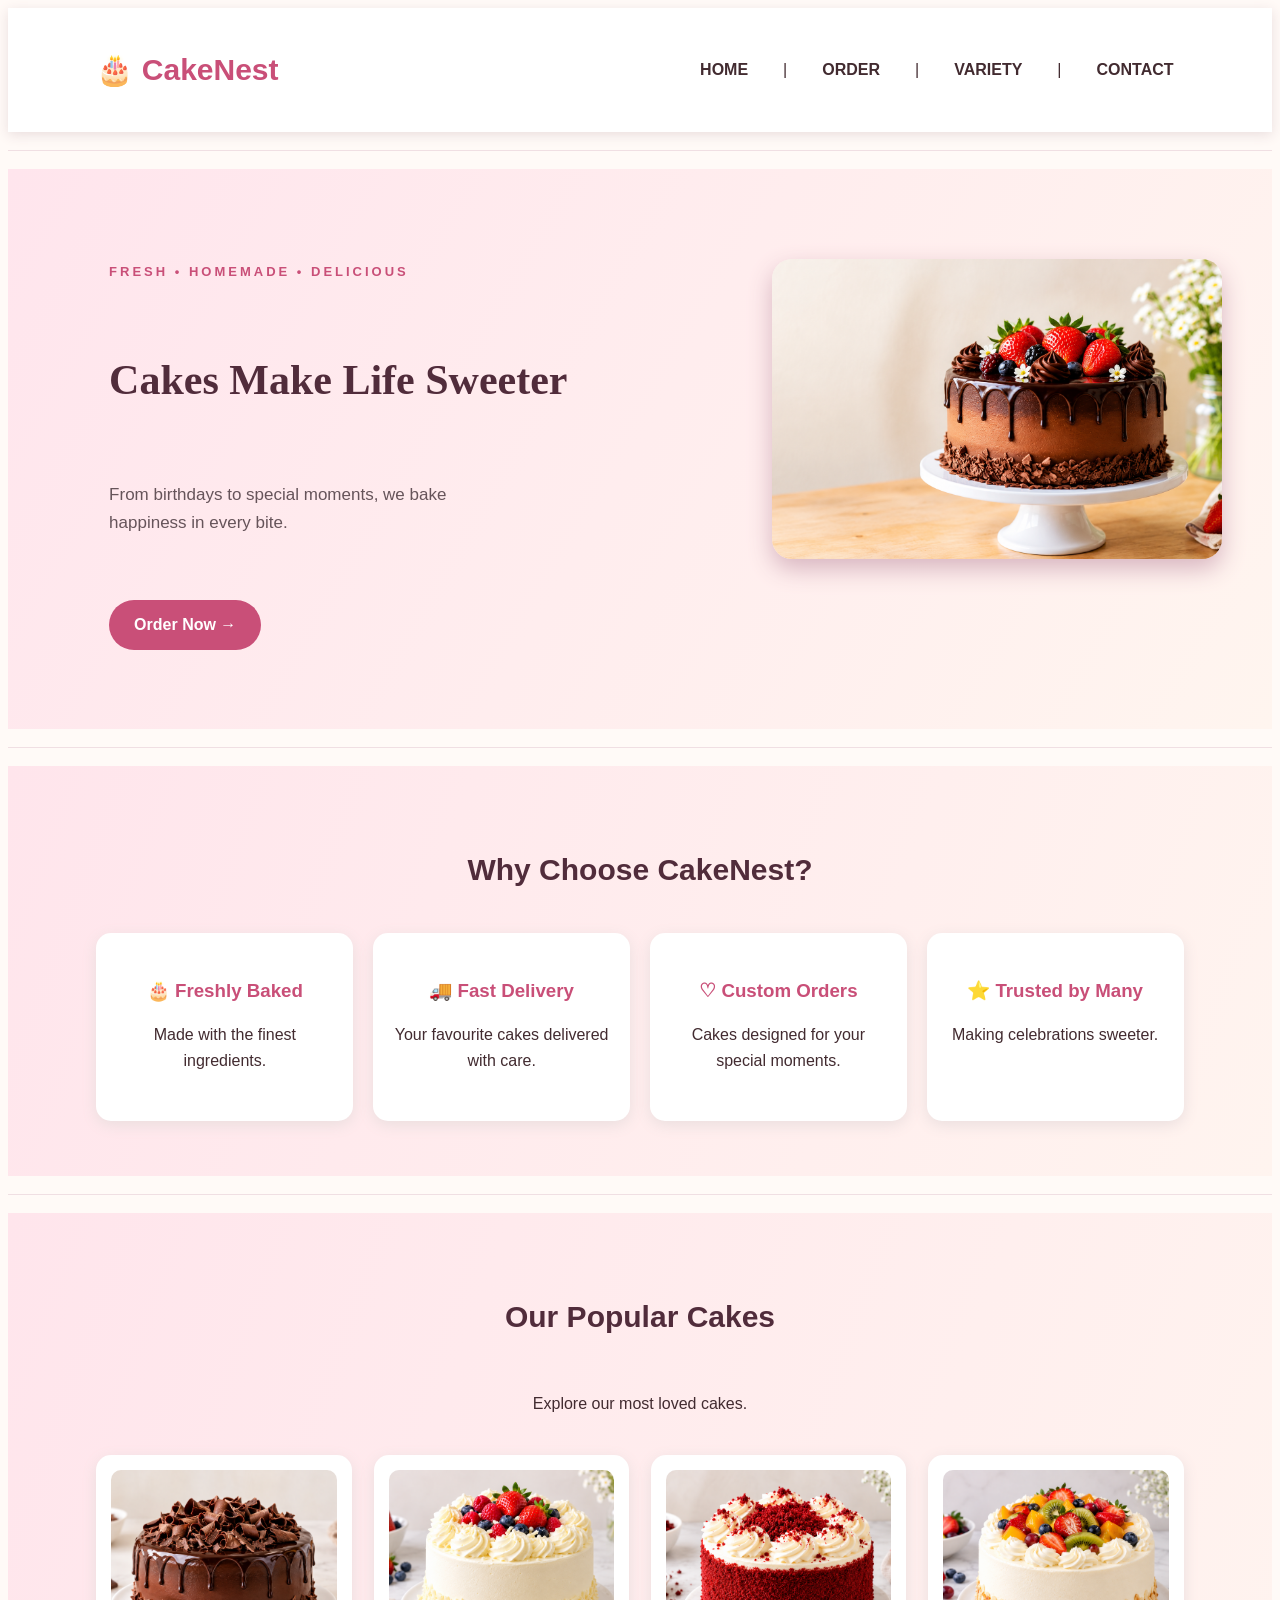
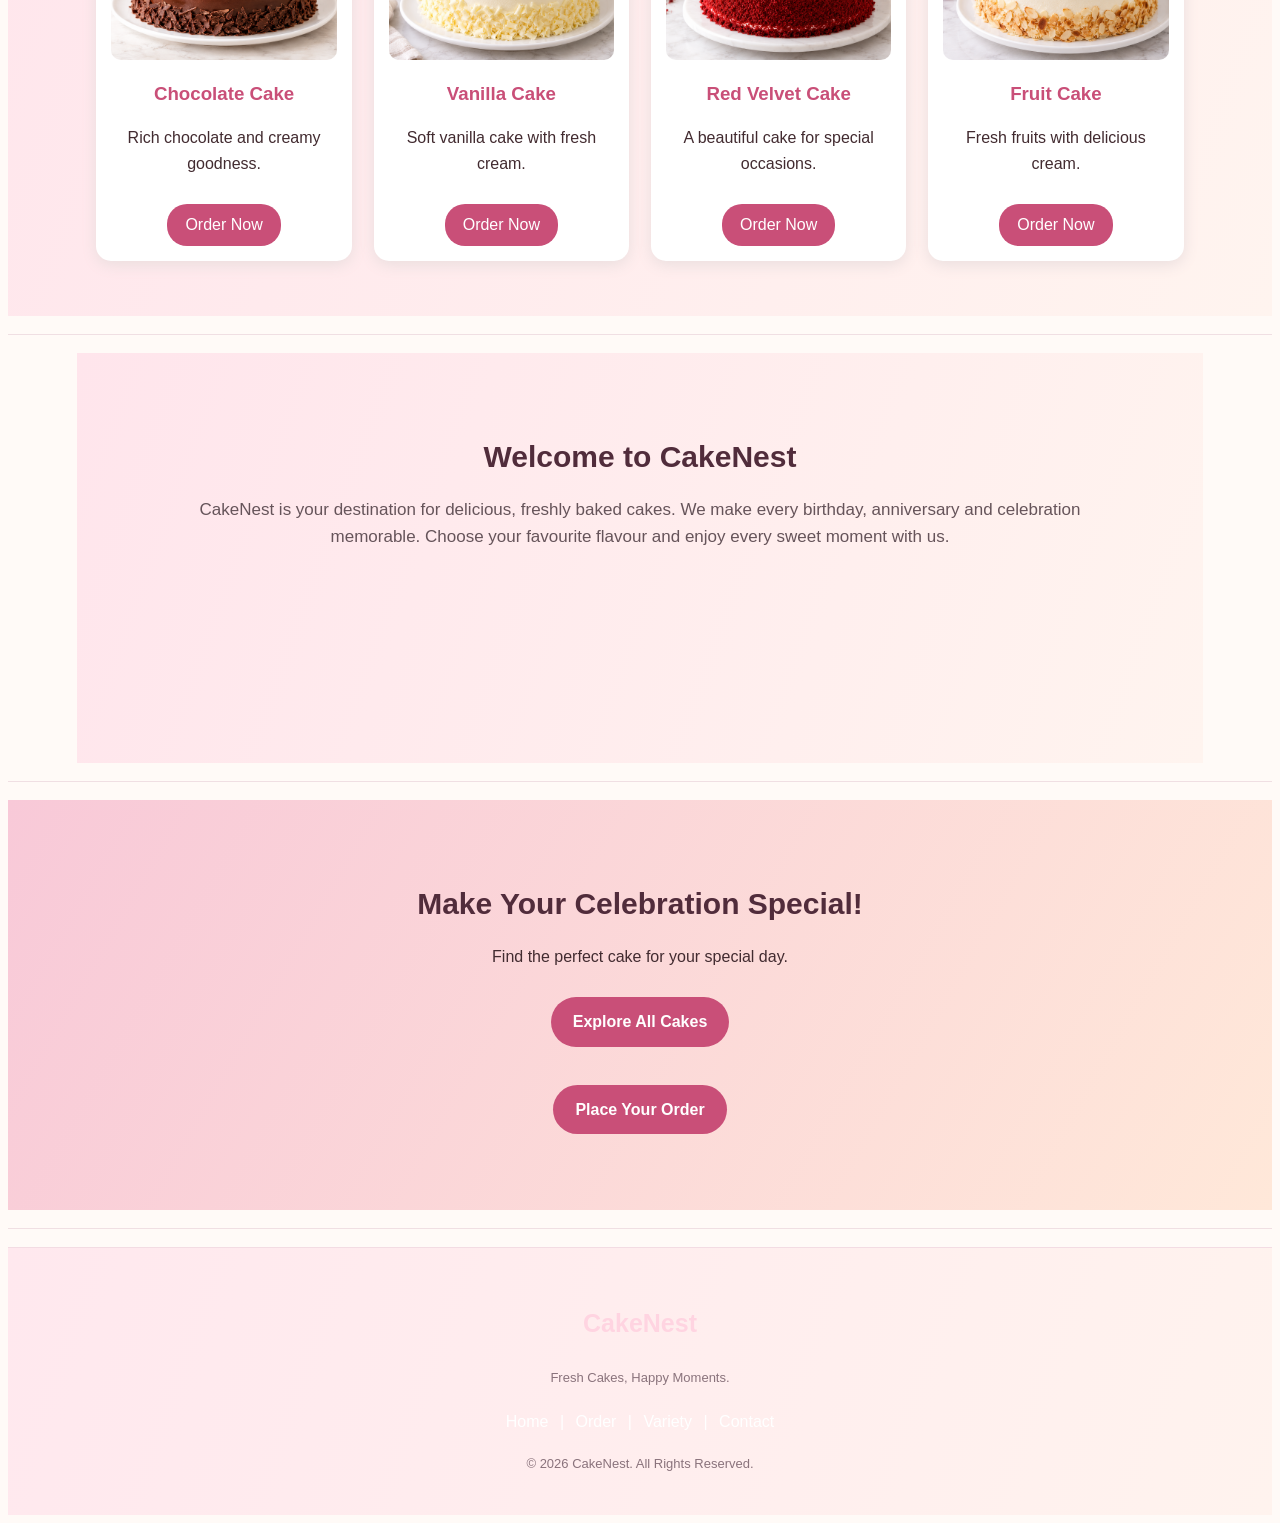
<file: index.html>
<!DOCTYPE html>
<html lang="en">
<head>
    <meta charset="UTF-8">
    <meta name="viewport" content="width=device-width, initial-scale=1.0">
    <title>CakeNest - Fresh Cakes</title>
    <link rel="stylesheet" href="style.css">
</head>

<body>

    <!-- HEADER -->
    <header>
        <h1>🎂 CakeNest</h1>

        <nav>
            <a href="index.html">HOME</a> |
            <a href="order.html">ORDER</a> |
            <a href="VARIETY.html">VARIETY</a> |
            <a href="contact.html">CONTACT</a>
        </nav>
    </header>

    <hr>

    <!-- HERO SECTION -->
    <section>
        <p>FRESH • HOMEMADE • DELICIOUS</p>

        <h1>Cakes Make Life Sweeter</h1>

        <p>
            From birthdays to special moments,
            we bake happiness in every bite.
        </p>

        <a href="order.html">Order Now →</a>

        <br><br>

        <img src="assets/images/home.big.img.png"
             alt="Chocolate Cake" width="450">
    </section>

    <hr>

    <!-- FEATURES -->
    <section>
        <h2>Why Choose CakeNest?</h2>

        <div>
            <h3>🎂 Freshly Baked</h3>
            <p>Made with the finest ingredients.</p>
        </div>

        <div>
            <h3>🚚 Fast Delivery</h3>
            <p>Your favourite cakes delivered with care.</p>
        </div>

        <div>
            <h3>♡ Custom Orders</h3>
            <p>Cakes designed for your special moments.</p>
        </div>

        <div>
            <h3>⭐ Trusted by Many</h3>
            <p>Making celebrations sweeter.</p>
        </div>
    </section>

    <hr>

    <!-- POPULAR CAKES -->
    <section>
        <h2>Our Popular Cakes</h2>
        <p>Explore our most loved cakes.</p>

        <div>
            <img src="assets/images/home.choklet.img.png"
                 alt="Chocolate Cake" width="250">
            <h3>Chocolate Cake</h3>
            <p>Rich chocolate and creamy goodness.</p>
            <a href="order.html">Order Now</a>
        </div>

        <br>

        <div>
            <img src="assets/images/home.Vanilla.img.png"
                 alt="Vanilla Cake" width="250">
            <h3>Vanilla Cake</h3>
            <p>Soft vanilla cake with fresh cream.</p>
            <a href="order.html">Order Now</a>
        </div>

        <br>

        <div>
            <img src="assets/images/home.RedVelvet.img.png"
                 alt="Red Velvet Cake" width="250">
            <h3>Red Velvet Cake</h3>
            <p>A beautiful cake for special occasions.</p>
            <a href="order.html">Order Now</a>
        </div>

        <br>

        <div>
            <img src="assets/images/home.fruit.img.png"
                 alt="Fruit Cake" width="250">
            <h3>Fruit Cake</h3>
            <p>Fresh fruits with delicious cream.</p>
            <a href="order.html">Order Now</a>
        </div>
    </section>

    <hr>

    <!-- ABOUT -->
    <section>
        <h2>Welcome to CakeNest</h2>

        <p>
            CakeNest is your destination for delicious,
            freshly baked cakes. We make every birthday,
            anniversary and celebration memorable.
            Choose your favourite flavour and enjoy
            every sweet moment with us.
        </p>
    </section>

    <hr>

    <!-- CALL TO ACTION -->
    <section>
        <h2>Make Your Celebration Special!</h2>

        <p>Find the perfect cake for your special day.</p>

        <a href="VARIETY.html">Explore All Cakes</a>
        <br><br>
        <a href="order.html">Place Your Order</a>
    </section>

    <hr>

    <!-- FOOTER -->
    <footer>
        <h3>CakeNest</h3>
        <p>Fresh Cakes, Happy Moments.</p>

        <a href="index.html">Home</a> |
        <a href="order.html">Order</a> |
        <a href="VARIETY.html">Variety</a> |
        <a href="contact.html">Contact</a>

        <p>© 2026 CakeNest. All Rights Reserved.</p>
    </footer>

</body>
</html>
</file>
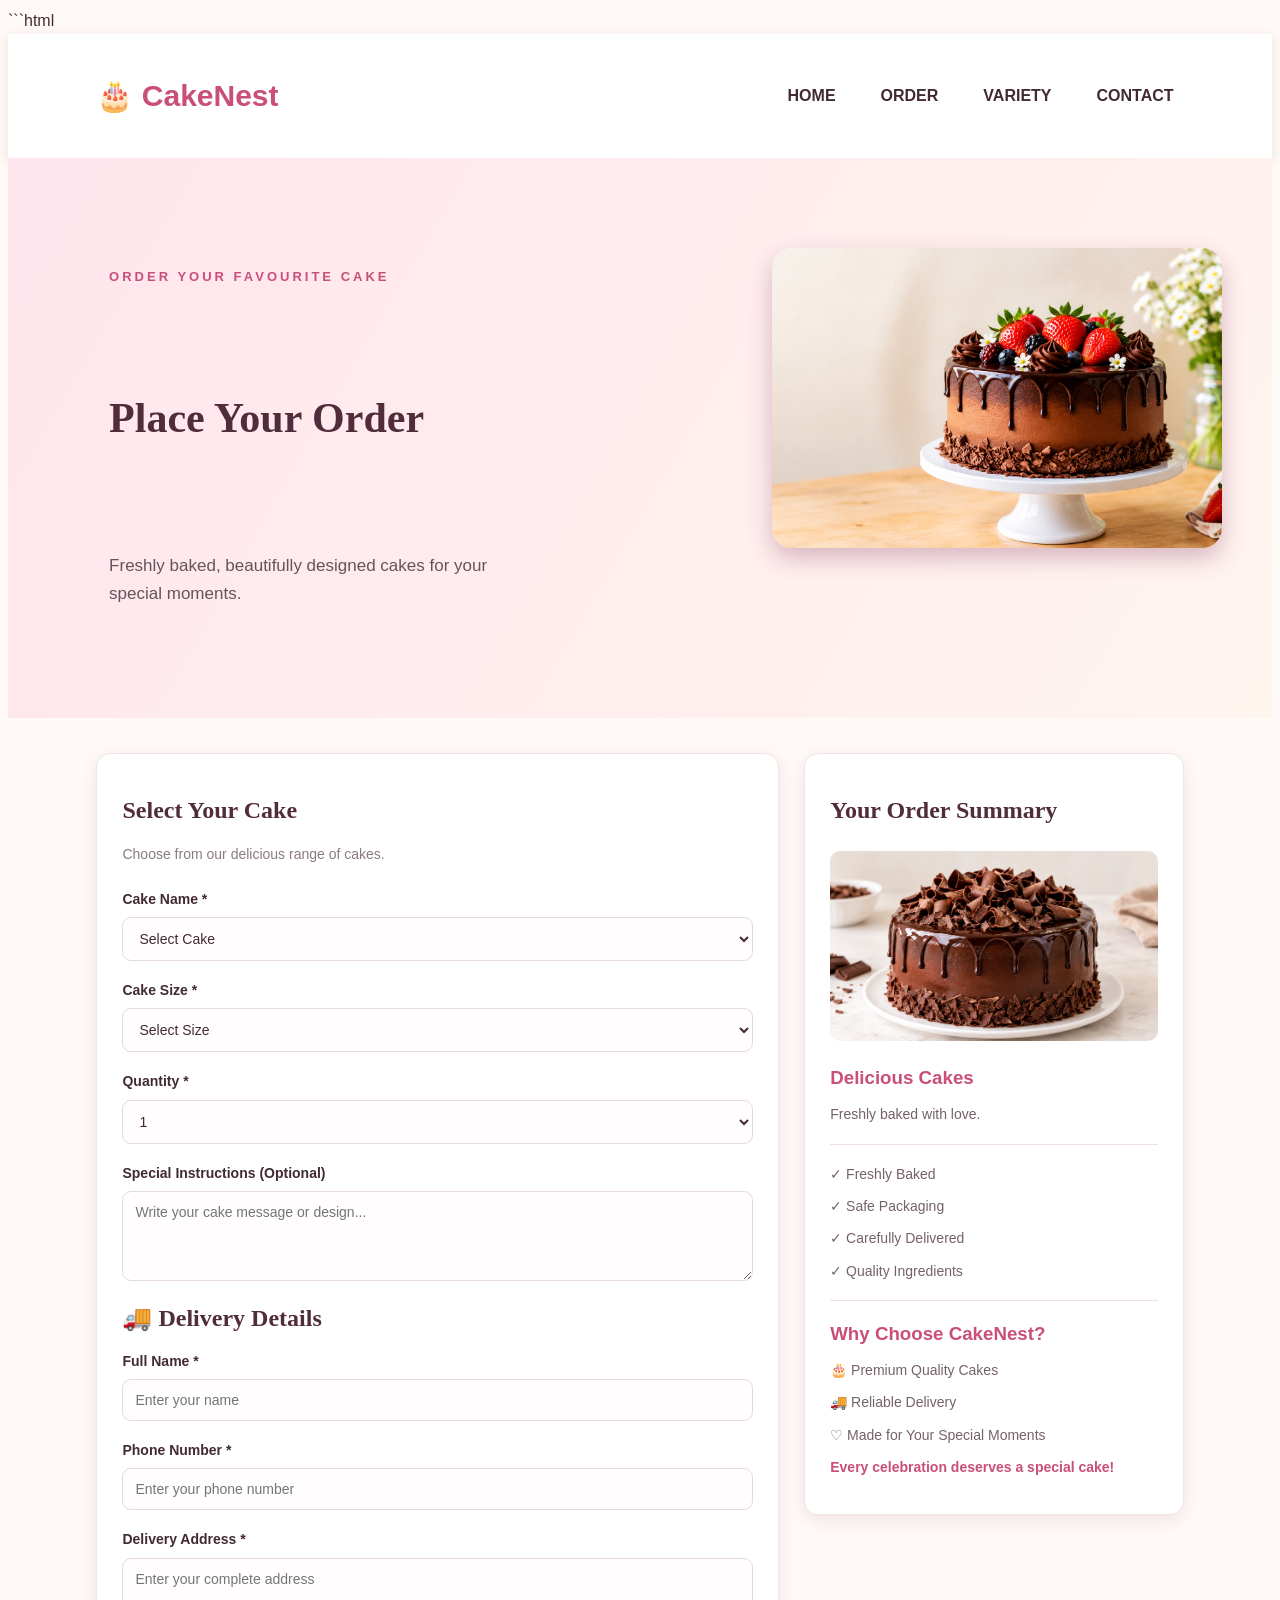
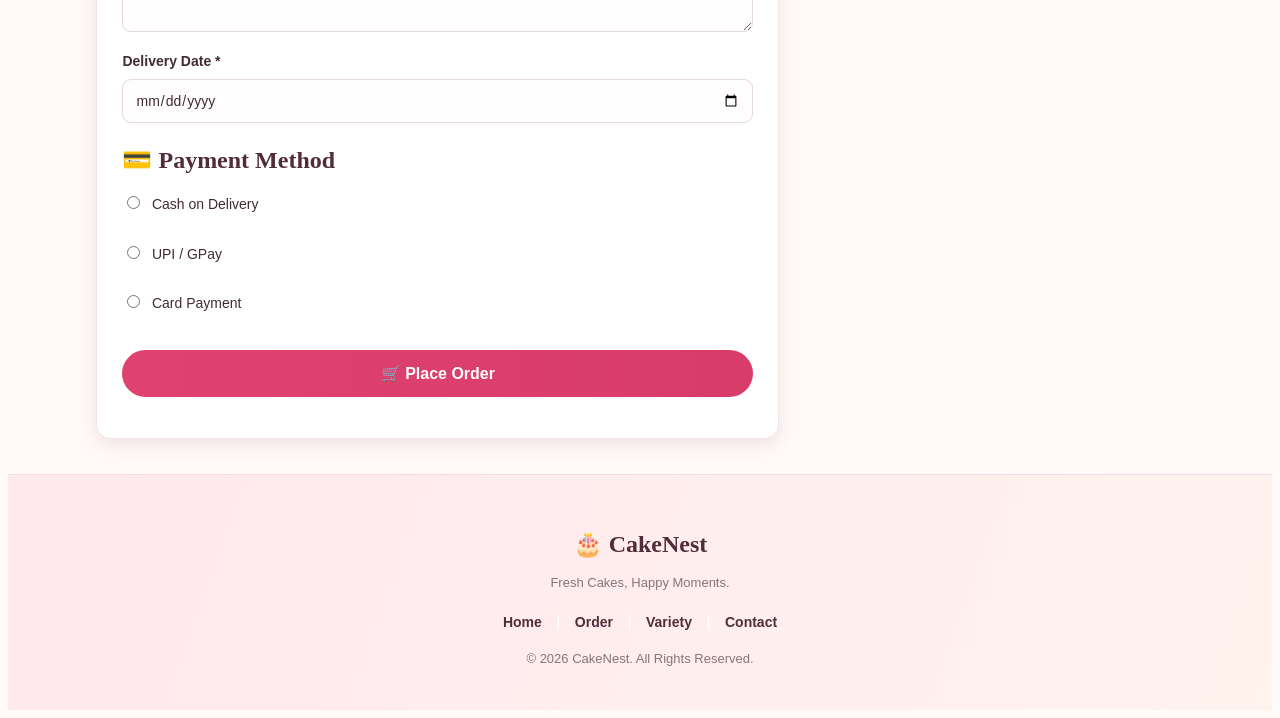
<file: order.html>
```html
<!DOCTYPE html>
<html lang="en">
<head>
    <meta charset="UTF-8">
    <meta name="viewport" content="width=device-width, initial-scale=1.0">
    <title>CakeNest - Order Your Cake</title>
    <link rel="stylesheet" href="style.css">
</head>

<body>

    <!-- HEADER -->
    <header>
        <h1>🎂 CakeNest</h1>

        <nav>
            <a href="index.html">HOME</a>
            <a href="order.html">ORDER</a>
            <a href="VARIETY.html">VARIETY</a>
            <a href="contact.html">CONTACT</a>
        </nav>
    </header>

    <!-- HERO SECTION -->
    <section>
        <p>ORDER YOUR FAVOURITE CAKE</p>

        <h1>Place Your Order</h1>

        <p>
            Freshly baked, beautifully designed
            cakes for your special moments.
        </p>

        <img src="assets/images/home.big.img.png"
             alt="Chocolate Cake" width="400">
    </section>

    <!-- MAIN ORDER SECTION -->
    <main>

        <!-- ORDER FORM -->
        <section>
            <h2>Select Your Cake</h2>
            <p>Choose from our delicious range of cakes.</p>

            <form action="#" method="get">

                <!-- CAKE SELECTION -->
                <div>
                    <label for="cake">Cake Name *</label>
                    <select id="cake" name="cake" required>
                        <option value="">Select Cake</option>
                        <option value="Chocolate Cake">Chocolate Cake</option>
                        <option value="Vanilla Cake">Vanilla Cake</option>
                        <option value="Red Velvet Cake">Red Velvet Cake</option>
                        <option value="Fruit Cake">Fruit Cake</option>
                    </select>
                </div>

                <div>
                    <label for="size">Cake Size *</label>
                    <select id="size" name="size" required>
                        <option value="">Select Size</option>
                        <option value="Half Kg">Half Kg</option>
                        <option value="1 Kg">1 Kg</option>
                        <option value="2 Kg">2 Kg</option>
                    </select>
                </div>

                <div>
                    <label for="quantity">Quantity *</label>
                    <select id="quantity" name="quantity" required>
                        <option value="1">1</option>
                        <option value="2">2</option>
                        <option value="3">3</option>
                        <option value="4">4</option>
                        <option value="5">5</option>
                    </select>
                </div>

                <!-- SPECIAL INSTRUCTIONS -->
                <div>
                    <label for="message">
                        Special Instructions (Optional)
                    </label>

                    <textarea id="message" name="message"
                        placeholder="Write your cake message or design..."
                        rows="4"></textarea>
                </div>

                <!-- DELIVERY DETAILS -->
                <h2>🚚 Delivery Details</h2>

                <div>
                    <label for="fullname">Full Name *</label>
                    <input type="text" id="fullname"
                        name="fullname"
                        placeholder="Enter your name" required>
                </div>

                <div>
                    <label for="phone">Phone Number *</label>
                    <input type="tel" id="phone"
                        name="phone"
                        placeholder="Enter your phone number"
                        pattern="[0-9]{10}" required>
                </div>

                <div>
                    <label for="address">Delivery Address *</label>
                    <textarea id="address" name="address"
                        placeholder="Enter your complete address"
                        rows="3" required></textarea>
                </div>

                <div>
                    <label for="date">Delivery Date *</label>
                    <input type="date" id="date"
                        name="date" required>
                </div>

                <!-- PAYMENT METHOD -->
                <h2>💳 Payment Method</h2>

                <div>
                    <input type="radio" id="cod"
                        name="payment" value="Cash on Delivery"
                        required>
                    <label for="cod">Cash on Delivery</label>
                </div>

                <div>
                    <input type="radio" id="upi"
                        name="payment" value="UPI">
                    <label for="upi">UPI / GPay</label>
                </div>

                <div>
                    <input type="radio" id="card"
                        name="payment" value="Card">
                    <label for="card">Card Payment</label>
                </div>

                <!-- PLACE ORDER -->
                <button type="submit">🛒 Place Order</button>

            </form>
        </section>

        <!-- ORDER SUMMARY -->
        <aside>
            <h2>Your Order Summary</h2>

            <img src="assets/images/home.choklet.img.png"
                 alt="Chocolate Cake" width="300">

            <h3>Delicious Cakes</h3>

            <p>Freshly baked with love.</p>

            <hr>

            <p>✓ Freshly Baked</p>
            <p>✓ Safe Packaging</p>
            <p>✓ Carefully Delivered</p>
            <p>✓ Quality Ingredients</p>

            <hr>

            <h3>Why Choose CakeNest?</h3>

            <p>🎂 Premium Quality Cakes</p>
            <p>🚚 Reliable Delivery</p>
            <p>♡ Made for Your Special Moments</p>

            <p>
                <strong>
                    Every celebration deserves a special cake!
                </strong>
            </p>
        </aside>

    </main>

    <!-- FOOTER -->
    <footer>
        <h2>🎂 CakeNest</h2>

        <p>Fresh Cakes, Happy Moments.</p>

        <nav>
            <a href="index.html">Home</a> |
            <a href="order.html">Order</a> |
            <a href="VARIETY.html">Variety</a> |
            <a href="contact.html">Contact</a>
        </nav>

        <p>© 2026 CakeNest. All Rights Reserved.</p>
    </footer>

</body>
</html>
</file>
<file: style.css>
<style>
* {
    margin: 0;
    padding: 0;
    box-sizing: border-box;
}

body {
    font-family: Arial, sans-serif;
    background-color: #fffaf7;
    color: #333;
    line-height: 1.6;
}

hr {
    border: none;
}

/* HEADER */
header {
    background-color: #ffffff;
    padding: 20px 7%;
    display: flex;
    justify-content: space-between;
    align-items: center;
    box-shadow: 0 3px 12px #eadede;
}

header h1 {
    color: #c94f78;
    font-size: 30px;
}

nav a {
    text-decoration: none;
    color: #333;
    font-weight: bold;
    margin: 0 10px;
    transition: 0.3s;
}

nav a:hover {
    color: #d94f83;
}

/* HERO SECTION */
body > section:nth-of-type(1) {
    background: linear-gradient(120deg, #ffe5ed, #fff5ef);
    padding: 65px 8%;
    display: grid;
    grid-template-columns: 1fr 1fr;
    align-items: center;
    gap: 20px;
    min-height: 430px;
}

body > section:nth-of-type(1) br {
    display: none;
}

body > section:nth-of-type(1) > p:first-child {
    grid-column: 1;
    grid-row: 1;
    color: #c94f78;
    font-size: 13px;
    font-weight: bold;
    letter-spacing: 3px;
}

body > section:nth-of-type(1) h1 {
    grid-column: 1;
    grid-row: 2;
    color: #512c3b;
    font-size: 42px;
    line-height: 1.2;
    margin: 10px 0;
}

body > section:nth-of-type(1) > p:nth-of-type(2) {
    grid-column: 1;
    grid-row: 3;
    font-size: 17px;
    color: #66545a;
    margin-bottom: 15px;
}

body > section:nth-of-type(1) > a {
    grid-column: 1;
    grid-row: 4;
    justify-self: start;
    background-color: #c94f78;
    color: white;
    padding: 12px 25px;
    border-radius: 25px;
    text-decoration: none;
    font-weight: bold;
}

body > section:nth-of-type(1) > a:hover {
    background-color: #a93460;
}

body > section:nth-of-type(1) img {
    grid-column: 2;
    grid-row: 1 / span 4;
    width: 100%;
    max-width: 450px;
    height: 300px;
    object-fit: cover;
    justify-self: center;
    border-radius: 20px;
    box-shadow: 0 10px 25px #d8b5c0;
}

/* SECTION HEADINGS */
body > section:nth-of-type(2),
body > section:nth-of-type(3),
body > section:nth-of-type(4),
body > section:nth-of-type(5) {
    padding: 55px 7%;
    text-align: center;
}

section h2 {
    color: #512c3b;
    font-size: 30px;
    margin-bottom: 12px;
}

/* WHY CHOOSE US */
body > section:nth-of-type(2) {
    display: grid;
    grid-template-columns: repeat(4, 1fr);
    gap: 20px;
    align-items: stretch;
}

body > section:nth-of-type(2) h2 {
    grid-column: 1 / -1;
}

body > section:nth-of-type(2) > div {
    background: white;
    padding: 25px 15px;
    border-radius: 15px;
    box-shadow: 0 4px 15px #eadede;
    transition: 0.3s;
}

body > section:nth-of-type(2) > div:hover {
    transform: translateY(-6px);
}

section h3 {
    color: #c94f78;
    margin-bottom: 10px;
}

/* POPULAR CAKES */
body > section:nth-of-type(3) {
    background-color: #fff0f4;
    display: grid;
    grid-template-columns: repeat(4, minmax(0, 1fr));
    gap: 22px;
}

body > section:nth-of-type(3) h2,
body > section:nth-of-type(3) > p {
    grid-column: 1 / -1;
}

body > section:nth-of-type(3) > div {
    background: white;
    padding: 15px;
    border-radius: 15px;
    box-shadow: 0 4px 15px #eadede;
    transition: 0.3s;
}

body > section:nth-of-type(3) > div:hover {
    transform: translateY(-6px);
    box-shadow: 0 8px 20px #dfb8c5;
}

body > section:nth-of-type(3) br {
    display: none;
}

body > section:nth-of-type(3) img {
    width: 100%;
    height: 190px;
    object-fit: cover;
    border-radius: 10px;
}

body > section:nth-of-type(3) h3 {
    margin-top: 12px;
}

body > section:nth-of-type(3) a {
    display: inline-block;
    margin-top: 12px;
    background: #c94f78;
    color: white;
    padding: 8px 18px;
    border-radius: 20px;
    text-decoration: none;
}

body > section:nth-of-type(3) a:hover {
    background: #a93460;
}

/* ABOUT SECTION */
body > section:nth-of-type(4) {
    max-width: 950px;
    margin: auto;
}

body > section:nth-of-type(4) p {
    color: #66545a;
    font-size: 17px;
    margin-top: 15px;
}

/* CALL TO ACTION */
body > section:nth-of-type(5) {
    background: linear-gradient(120deg, #f8c9d8, #ffe8d9);
}

body > section:nth-of-type(5) a {
    display: inline-block;
    margin: 12px 7px 0;
    padding: 12px 22px;
    border-radius: 25px;
    background: #c94f78;
    color: white;
    text-decoration: none;
    font-weight: bold;
}

body > section:nth-of-type(5) a:hover {
    background: #a93460;
}

/* FOOTER */
footer {
    background-color: #512c3b;
    color: white;
    text-align: center;
    padding: 30px 15px;
}

footer h3 {
    color: #ffd4e1;
    font-size: 25px;
}

footer a {
    display: inline-block;
    color: white;
    text-decoration: none;
    margin: 10px 7px;
}

footer a:hover {
    color: #ffb5ce;
}

footer p {
    margin-top: 10px;
}

/* LAPTOP / MOBILE RESPONSIVE */
@media (max-width: 900px) {
    body > section:nth-of-type(2) {
        grid-template-columns: repeat(2, 1fr);
    }

    body > section:nth-of-type(3) {
        grid-template-columns: repeat(2, 1fr);
    }

    body > section:nth-of-type(1) h1 {
        font-size: 34px;
    }
}

@media (max-width: 600px) {
    header {
        flex-direction: column;
        gap: 12px;
    }

    nav a {
        margin: 0 4px;
        font-size: 13px;
    }

    body > section:nth-of-type(1) {
        grid-template-columns: 1fr;
        padding: 40px 6%;
    }

    body > section:nth-of-type(1) img {
        grid-column: 1;
        grid-row: 5;
        height: 230px;
    }

    body > section:nth-of-type(1) h1 {
        font-size: 32px;
    }

    body > section:nth-of-type(2),
    body > section:nth-of-type(3) {
        grid-template-columns: 1fr;
        padding: 35px 6%;
    }

    body > section:nth-of-type(2) h2,
    body > section:nth-of-type(3) h2,
    body > section:nth-of-type(3) > p {
        grid-column: 1;
    }

    body > section:nth-of-type(3) img {
        height: 230px;
    }
}
</style>

<!-- ORDER CSS -->

<style>
    
/* GENERAL DESIGN */
* {
    margin: 0;
    padding: 0;
    box-sizing: border-box;
}

body {
    font-family: Arial, sans-serif;
    background: #fffaf7;
    color: #422b30;
    line-height: 1.6;
}

hr {
    border: none;
    border-top: 1px solid #f0dfe3;
    margin: 18px 0;
}

/* HEADER */
header {
    background: #ffffff;
    padding: 18px 7%;
    display: flex;
    justify-content: space-between;
    align-items: center;
    box-shadow: 0 3px 12px #eadede;
}

header h1 {
    color: #c94f78;
    font-size: 30px;
}

header nav {
    display: flex;
    gap: 25px;
}

header nav a {
    color: #422b30;
    text-decoration: none;
    font-weight: bold;
    transition: 0.3s;
}

header nav a:hover {
    color: #e34270;
}

/* HERO SECTION */
body > section {
    background: linear-gradient(110deg, #ffe5ec, #fff4ef);
    min-height: 300px;
    padding: 45px 8%;
    position: relative;
}

body > section > p:first-child {
    color: #b95b77;
    letter-spacing: 3px;
    font-size: 12px;
    font-weight: bold;
}

body > section > h1 {
    font-family: Georgia, serif;
    font-size: 48px;
    color: #512c3b;
    margin: 8px 0;
}

body > section > p:nth-of-type(2) {
    color: #756269;
    font-size: 16px;
    max-width: 400px;
}

body > section > img {
    position: absolute;
    right: 8%;
    top: 25px;
    width: 38%;
    max-width: 400px;
    height: 245px;
    object-fit: cover;
    border-radius: 20px;
    box-shadow: 0 8px 25px #d9b7c1;
}

/* MAIN LAYOUT */
main {
    display: grid;
    grid-template-columns: 1.8fr 1fr;
    gap: 25px;
    padding: 35px 7%;
    align-items: start;
}

/* ORDER FORM AND SUMMARY CARDS */
main > section,
main > aside {
    background: #ffffff;
    border: 1px solid #f3e5e5;
    border-radius: 14px;
    padding: 25px;
    box-shadow: 0 5px 18px #eee2e2;
}

main h2 {
    color: #512c3b;
    font-family: Georgia, serif;
    font-size: 24px;
    margin: 12px 0;
}

main > section > p {
    color: #897b7f;
    margin-bottom: 22px;
    font-size: 14px;
}

/* FORM FIELDS */
form > div {
    margin-bottom: 18px;
}

form label {
    display: block;
    font-size: 14px;
    font-weight: bold;
    margin-bottom: 7px;
}

form select,
form input[type="text"],
form input[type="tel"],
form input[type="date"],
form textarea {
    width: 100%;
    padding: 12px;
    border: 1px solid #e5d9dc;
    border-radius: 9px;
    background: #fffdfd;
    color: #422b30;
    font-size: 14px;
    font-family: Arial, sans-serif;
    outline: none;
    transition: 0.3s;
}

form select:focus,
form input:focus,
form textarea:focus {
    border-color: #d94f78;
    box-shadow: 0 0 5px #f5c5d3;
}

form textarea {
    resize: vertical;
}

/* PAYMENT OPTIONS */
form input[type="radio"] {
    accent-color: #d94f78;
    margin-right: 7px;
}

form input[type="radio"] + label {
    display: inline-block;
    font-weight: normal;
    margin-right: 18px;
    cursor: pointer;
}

/* PLACE ORDER BUTTON */
form button {
    width: 100%;
    background: linear-gradient(90deg, #df426f, #d83c69);
    color: white;
    border: none;
    padding: 14px;
    border-radius: 25px;
    font-size: 16px;
    font-weight: bold;
    cursor: pointer;
    margin-top: 10px;
    transition: 0.3s;
}

form button:hover {
    background: #ae2e55;
    transform: translateY(-2px);
    box-shadow: 0 5px 12px #edc2cf;
}

/* ORDER SUMMARY */
main > aside {
    text-align: left;
}

main > aside > img {
    width: 100%;
    height: 190px;
    object-fit: cover;
    border-radius: 10px;
    margin: 10px 0;
}

main > aside h3 {
    color: #c94f78;
    margin: 12px 0 5px;
}

main > aside p {
    color: #756269;
    font-size: 14px;
    margin: 10px 0;
}

main > aside p strong {
    color: #c94f78;
}

/* FOOTER */
footer {
    background: linear-gradient(110deg, #ffe8ee, #fff3ee);
    text-align: center;
    padding: 30px 15px;
    border-top: 1px solid #f3dce3;
}

footer h2 {
    color: #512c3b;
    font-family: Georgia, serif;
    margin-bottom: 5px;
}

footer p {
    color: #8a737c;
    font-size: 13px;
    margin: 10px 0;
}

footer nav {
    margin: 15px 0;
}

footer nav a {
    color: #512c3b;
    text-decoration: none;
    margin: 0 10px;
    font-size: 14px;
}

footer nav a:hover {
    color: #d83c69;
}

/* TABLET */
@media (max-width: 900px) {
    main {
        grid-template-columns: 1fr;
    }

    body > section > img {
        width: 35%;
    }

    body > section > h1 {
        font-size: 38px;
    }
}

/* MOBILE */
@media (max-width: 600px) {
    header {
        flex-direction: column;
        gap: 12px;
        padding: 18px 10px;
    }

    header nav {
        gap: 12px;
        flex-wrap: wrap;
        justify-content: center;
    }

    header nav a {
        font-size: 12px;
    }

    body > section {
        padding: 30px 6%;
    }

    body > section > h1 {
        font-size: 34px;
    }

    body > section > img {
        position: static;
        width: 100%;
        height: 220px;
        margin-top: 20px;
    }

    main {
        padding: 20px 5%;
        gap: 20px;
    }

    main > section,
    main > aside {
        padding: 18px;
    }

    main h2 {
        font-size: 21px;
    }

    form input[type="radio"] + label {
        margin-right: 8px;
        font-size: 13px;
    }
}

</style>
</file>
